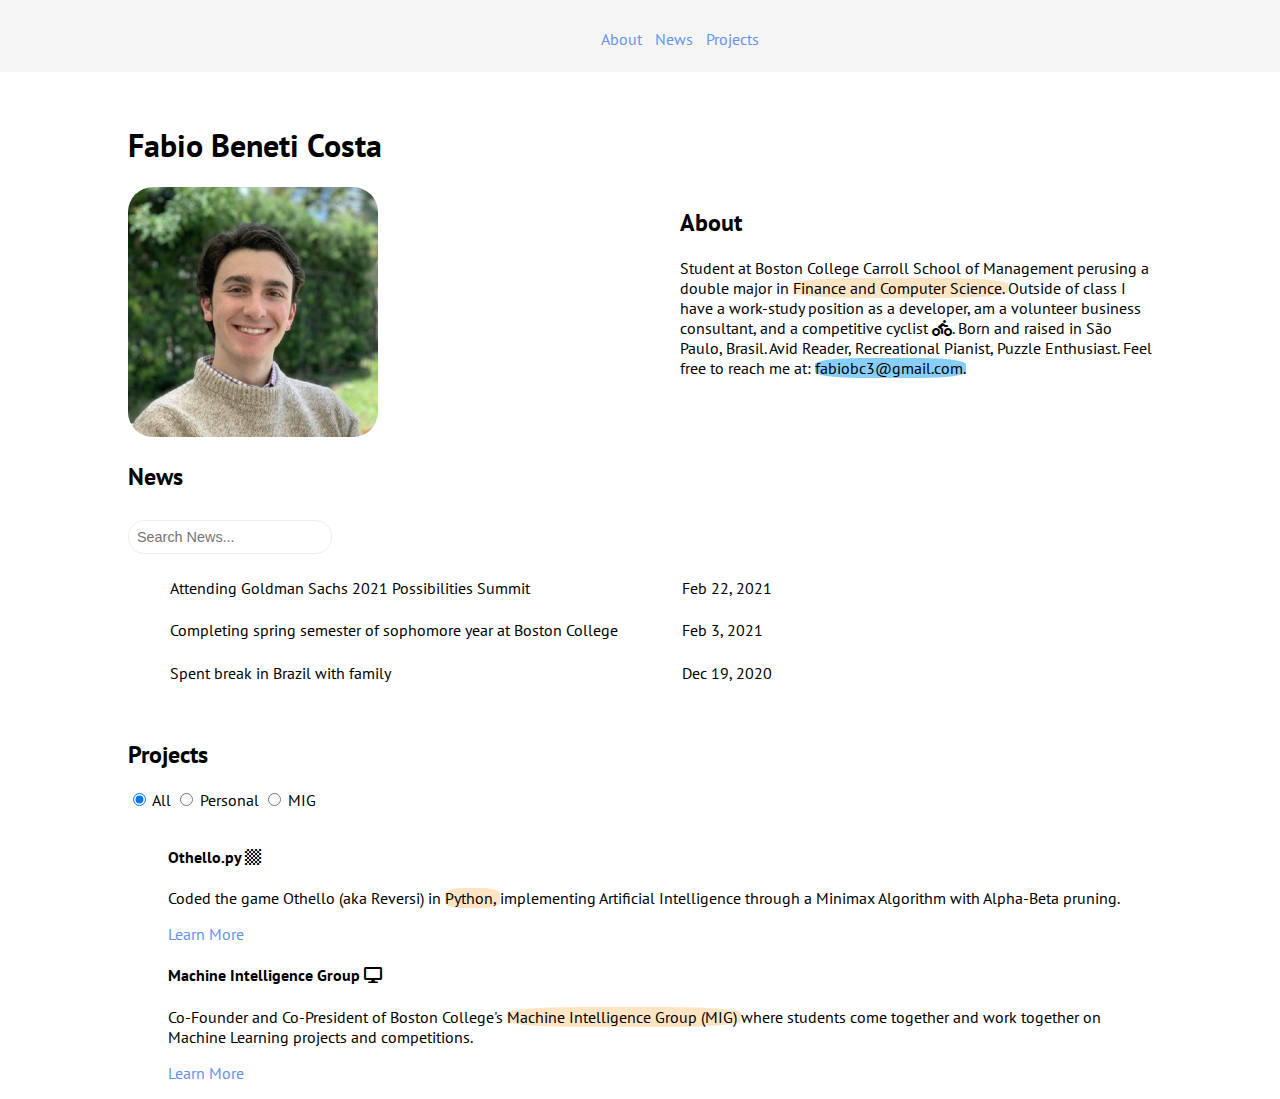
<file: index.html>
<!DOCTYPE html>
<html lang="en">
    <head>
        <title>Fabio Beneti Costa</title>
        <!-- MY STYLE SHEET -->
        <link rel="stylesheet" href="style.css" />
        <!-- MY JAVASCRIPT -->
        <script type='module' src="main.js" defer></script>
        <!-- VIEWPORT -->
        <meta name="viewport" content="width=device-width, initial-scale=1.0">
        <!-- FONT AWESOME (LOGOS) -->
        <link rel="stylesheet" href="https://cdnjs.cloudflare.com/ajax/libs/font-awesome/5.11.2/css/all.min.css" />
        <!-- GOOGLE FONTS -->
        <link rel="preconnect" href="https://fonts.gstatic.com">
        <link href="https://fonts.googleapis.com/css2?family=PT+Sans&display=swap" rel="stylesheet">
        <!-- ANIMATE CSS -->
        <link rel="stylesheet" href="https://cdnjs.cloudflare.com/ajax/libs/animate.css/4.1.1/animate.min.css"/>
        <!-- META TAGS FOR FACEBOOK -->
        <meta property="og:title" content="Fabio Beneti Costa">
        <meta property="og:description" content="Check out my personal website!">
        <meta property="og:image" content="profilePic.tif">
        <meta property="og:url" content="index.html">
    </head>
    <body class="container">
 
    </body>
</html>
</file>
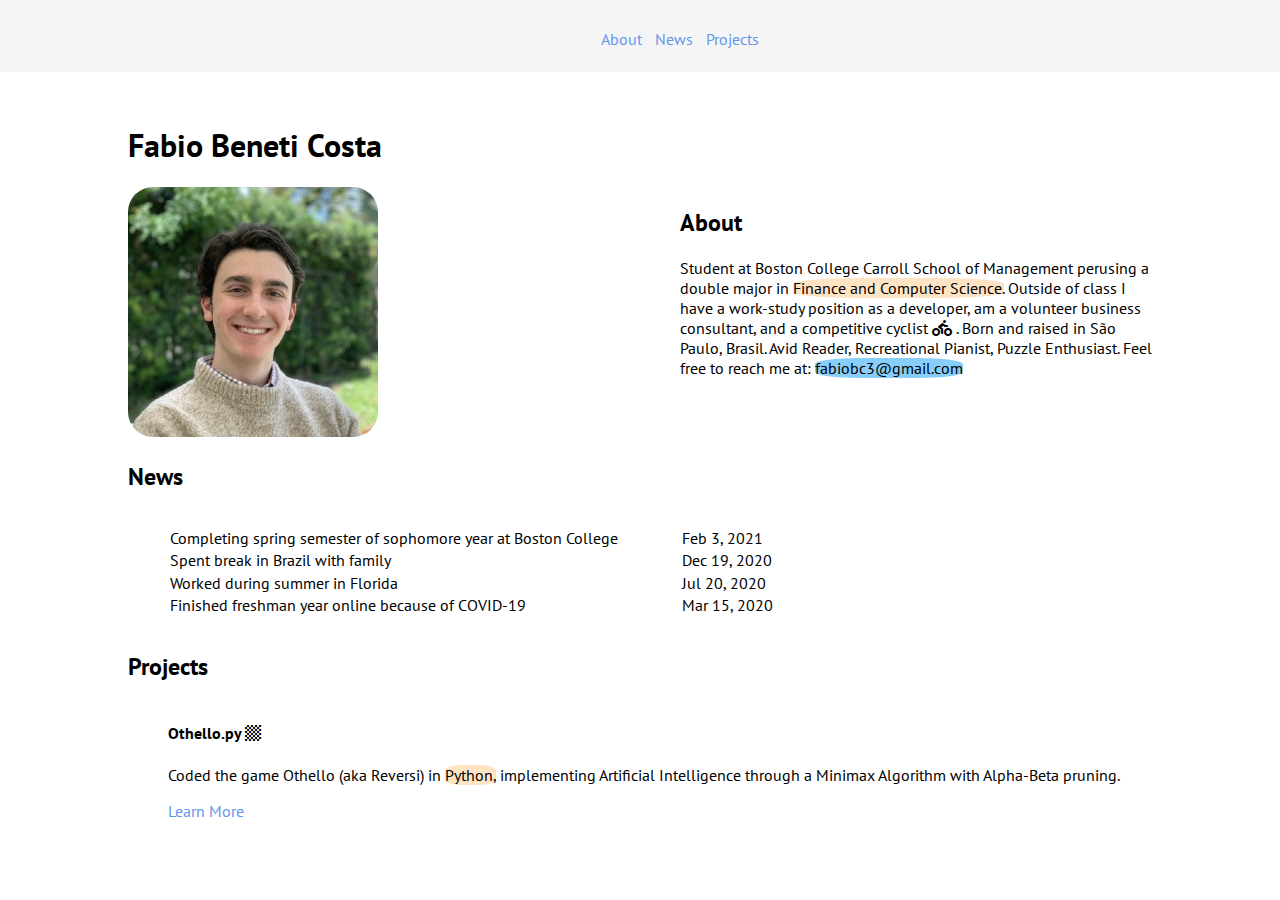
<file: landing.html>
<!DOCTYPE html>
<html lang="en">
    <head>
        <title>Fabio Beneti Costa</title>
        <!-- MY STYLE SHEET -->
        <link rel="stylesheet" href="style.css" />
        <!-- MY JAVASCRIPT -->
        <script src="main.js" defer></script>
        <!-- VIEWPORT -->
        <meta name="viewport" content="width=device-width, initial-scale=1.0">
        <!-- FONT AWESOME (LOGOS) -->
        <link rel="stylesheet" href="https://cdnjs.cloudflare.com/ajax/libs/font-awesome/5.11.2/css/all.min.css" />
        <!-- GOOGLE FONTS -->
        <link rel="preconnect" href="https://fonts.gstatic.com">
        <link href="https://fonts.googleapis.com/css2?family=PT+Sans&display=swap" rel="stylesheet">
        <!-- ANIMATE CSS -->
        <link rel="stylesheet" href="https://cdnjs.cloudflare.com/ajax/libs/animate.css/4.1.1/animate.min.css"/>
        <!-- META TAGS FOR FACEBOOK -->
        <meta property="og:title" content="Fabio Beneti Costa">
        <meta property="og:description" content="Check out my personal website!">
        <meta property="og:image" content="profilePic.tif">
        <meta property="og:url" content="landing.html">
    </head>
    <body class="container">
        <!-- NAVIGATION BAR -->
        <nav>
            <ul class="flexbox">
                <li>
                    <a href="#about">About</a>
                </li>
                <li>
                    <a href="#news">News</a>
                </li>
                <li>
                    <a href="#projects">Projects</a>
                </li>
            </ul>
        </nav>
        <!-- NAME -->
        <div class="row topMarg">
            <div class="col-12">
                <h1>Fabio Beneti Costa</h1>
            </div>
        </div>
        <!-- PICTURE AND ABOUT -->
        <div class="row">
            <div class="col-6">
                    <img class="imageStyle animate__animated animate__fadeInLeftBig" src="profilePic.tif" alt="">
            </div>
            <div id="about" class="col-6 animate__animated animate__fadeInRightBig">
                <ul>
                    <h2>About</h2>
                    Student at Boston College Carroll School of Management perusing a double major in <span class="highlight"> Finance and Computer Science.</span> Outside of class I have a work-study position as a developer, am a volunteer business consultant, and a competitive cyclist  <i class="fas fa-biking"></i> . Born and raised in São Paulo, Brasil. Avid Reader, Recreational Pianist, Puzzle Enthusiast. Feel free to reach me at: <span class="highlight2">fabiobc3@gmail.com</span>
                </ul>
            </div>
        </div>
        <!-- NEWS SECTION -->
        <!-- TITLE -->
        <div class="row">
            <div class="col-12 animate__animated animate__fadeInUpBig">
                <h2>News</h2>
            </div>
        </div>
        <div id="news" class="row animate__animated animate__fadeInUpBig">
            <!-- NEWS -->
            <div class="col-6">
                <ul>
                    <li>Completing spring semester of sophomore year at Boston College</li>
                    <li>Spent break in Brazil with family</li>
                    <li>Worked during summer in Florida</li>
                    <li>Finished freshman year online because of COVID-19</li>
                </ul>
            </div>
            <!-- DATES -->
            <div class="col-6">
                <ul>
                    <li>Feb 3, 2021</li>
                    <li>Dec 19, 2020</li>
                    <li>Jul 20, 2020</li>
                    <li>Mar 15, 2020</li>
                </ul>
            </div>
        </div>
        <!-- PROJECTS SECTION -->
        <!-- TITLE -->
        <div class="row">
            <div class="col-12">
                <h2>Projects</h2>
            </div>
        </div>
        <!-- PROJECTS -->
        <!-- PROJECT 1 -->
        <div id="row" class="col-12">
            <ul>
                <div id="projects">
                    <h4>Othello.py <i class="fas fa-chess-board"></i></h4>
                    <p>Coded the game Othello (aka Reversi) in <span class="highlight">Python,</span> implementing Artificial Intelligence through a Minimax Algorithm with Alpha-Beta pruning.</p>
                </div>
                <a href="othello.html">Learn More</a>
            </ul>
        </div>
    </body>
</html>
</file>
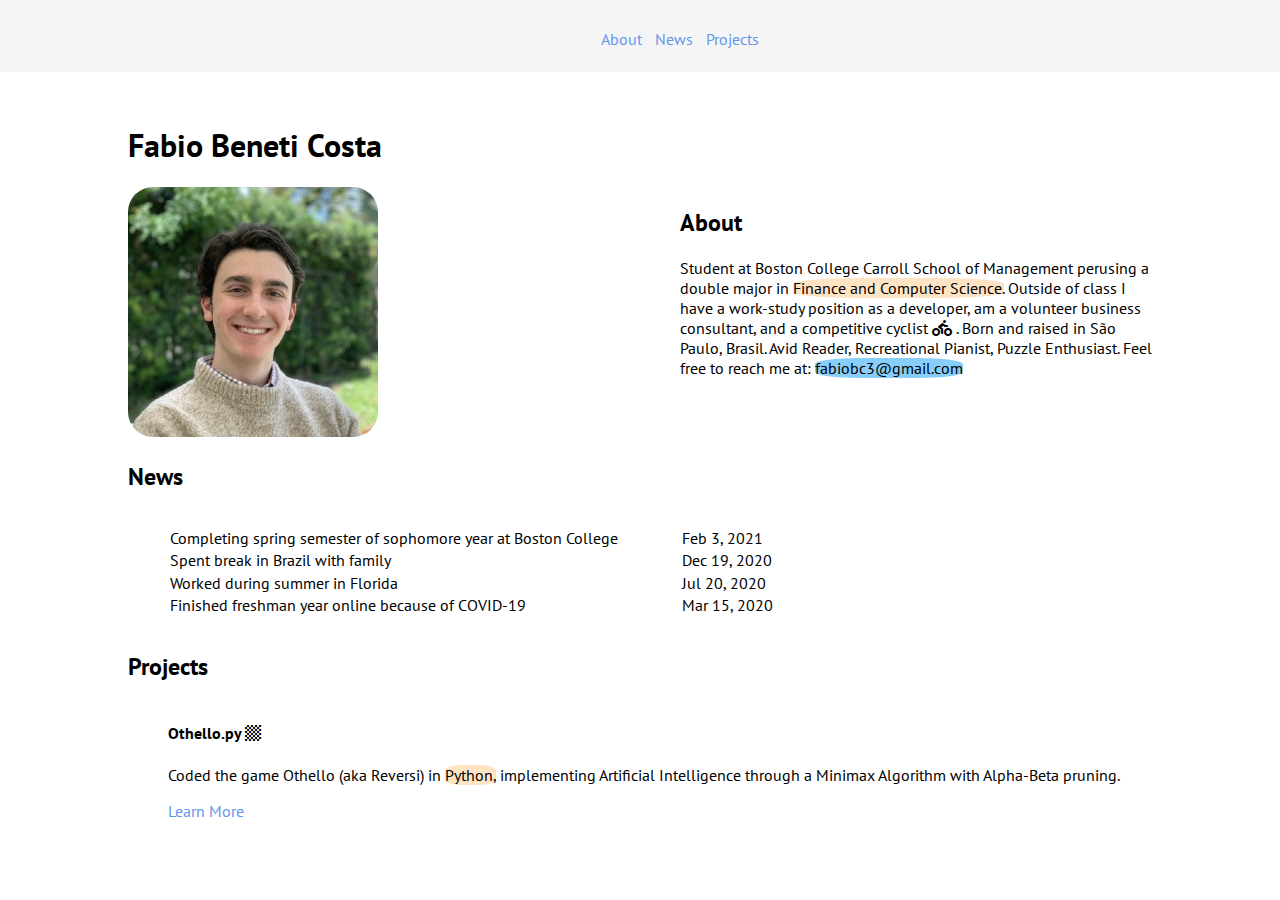
<file: OGindex.html>
<!DOCTYPE html>
<html lang="en">
    <head>
        <title>Fabio Beneti Costa</title>
        <!-- MY STYLE SHEET -->
        <link rel="stylesheet" href="style.css" />
        <!--  -->
        <!--  -->
        <!-- MY JAVASCRIPT -->
        <!-- <script src="main.js" defer></script> -->
        <!--  -->
        <!--  -->
        <!-- VIEWPORT -->
        <meta name="viewport" content="width=device-width, initial-scale=1.0">
        <!-- FONT AWESOME (LOGOS) -->
        <link rel="stylesheet" href="https://cdnjs.cloudflare.com/ajax/libs/font-awesome/5.11.2/css/all.min.css" />
        <!-- GOOGLE FONTS -->
        <link rel="preconnect" href="https://fonts.gstatic.com">
        <link href="https://fonts.googleapis.com/css2?family=PT+Sans&display=swap" rel="stylesheet">
        <!-- ANIMATE CSS -->
        <link rel="stylesheet" href="https://cdnjs.cloudflare.com/ajax/libs/animate.css/4.1.1/animate.min.css"/>
        <!-- META TAGS FOR FACEBOOK -->
        <meta property="og:title" content="Fabio Beneti Costa">
        <meta property="og:description" content="Check out my personal website!">
        <meta property="og:image" content="profilePic.tif">
        <meta property="og:url" content="index.html">
    </head>
    <body class="container">
        <!-- NAVIGATION BAR -->
        <nav>
            <ul class="flexbox">
                <li>
                    <a href="#about">About</a>
                </li>
                <li>
                    <a href="#news">News</a>
                </li>
                <li>
                    <a href="#projects">Projects</a>
                </li>
            </ul>
        </nav>
        <!-- NAME -->
        <div class="row topMarg">
            <div class="col-12">
                <h1>Fabio Beneti Costa</h1>
            </div>
        </div>
        <!-- PICTURE AND ABOUT -->
        <div class="row">
            <div class="col-6">
                    <img class="imageStyle animate__animated animate__fadeInLeftBig" src="profilePic.tif" alt="">
            </div>
            <div id="about" class="col-6 animate__animated animate__fadeInRightBig">
                <ul>
                    <h2>About</h2>
                    <p>Student at Boston College Carroll School of Management perusing a double major in <span class="highlight"> Finance and Computer Science.</span> Outside of class I have a work-study position as a developer, am a volunteer business consultant, and a competitive cyclist  <i class="fas fa-biking"></i> . Born and raised in São Paulo, Brasil. Avid Reader, Recreational Pianist, Puzzle Enthusiast. Feel free to reach me at: <span class="highlight2">fabiobc3@gmail.com</span></p>
                </ul>
            </div>
        </div>
        <!-- NEWS SECTION -->
        <!-- TITLE -->
        <div class="row">
            <div class="col-12 animate__animated animate__fadeInUpBig">
                <h2>News</h2>
            </div>
        </div>
        <div id="news" class="row animate__animated animate__fadeInUpBig">
            <!-- NEWS -->
            <div class="col-6">
                <ul>
                    <li>Completing spring semester of sophomore year at Boston College</li>
                    <li>Spent break in Brazil with family</li>
                    <li>Worked during summer in Florida</li>
                    <li>Finished freshman year online because of COVID-19</li>
                </ul>
            </div>
            <!-- DATES -->
            <div class="col-6">
                <ul>
                    <li>Feb 3, 2021</li>
                    <li>Dec 19, 2020</li>
                    <li>Jul 20, 2020</li>
                    <li>Mar 15, 2020</li>
                </ul>
            </div>
        </div>
        <!-- PROJECTS SECTION -->
        <!-- TITLE -->
        <div class="row">
            <div class="col-12">
                <h2>Projects</h2>
            </div>
        </div>
        <!-- PROJECTS -->
        <!-- PROJECT 1 -->
        <div id="row" class="col-12">
            <ul>
                <div id="projects">
                    <h4>Othello.py <i class="fas fa-chess-board"></i></h4>
                    <p>Coded the game Othello (aka Reversi) in <span class="highlight">Python,</span> implementing Artificial Intelligence through a Minimax Algorithm with Alpha-Beta pruning.</p>
                </div>
                <a href="OGothello.html">Learn More</a>
            </ul>
        </div>
    </body>
</html>
</file>
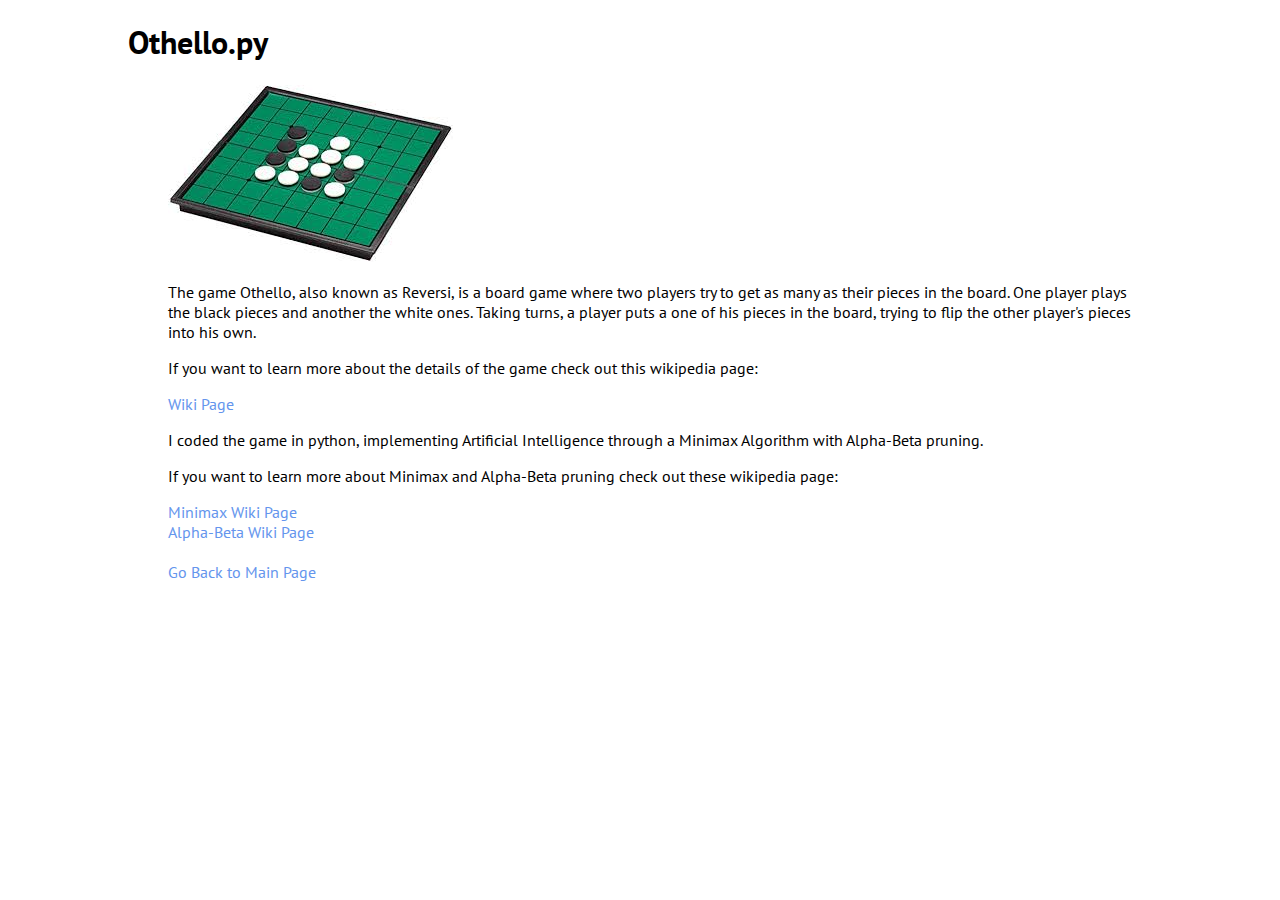
<file: OGothello.html>
<!DOCTYPE html>
<html lang="en">
    <head>
        <title>Fabio Beneti Costa</title>
        <!-- MY STYLE SHEET -->
        <link rel="stylesheet" href="style.css" />
        <!-- VIEWPORT -->
        <meta name="viewport" content="width=device-width, initial-scale=1.0">
        <!-- FONT AWESOME (LOGOS) -->
        <link rel="stylesheet" href="https://cdnjs.cloudflare.com/ajax/libs/font-awesome/5.11.2/css/all.min.css" />
        <!-- GOOGLE FONTS -->
        <link rel="preconnect" href="https://fonts.gstatic.com">
        <link href="https://fonts.googleapis.com/css2?family=PT+Sans&display=swap" rel="stylesheet">
        <!-- ANIMATE CSS -->
        <link rel="stylesheet" href="https://cdnjs.cloudflare.com/ajax/libs/animate.css/4.1.1/animate.min.css"/>
    </head>
    <body class="container">
       <h1>Othello.py</h1>
       <ul> 
            <img src="othelloBoard.jpeg" alt="" class="imageStyle2">
            <p>The game Othello, also known as Reversi, is a board game where two players try to get as many as their pieces in the board. One player plays the black pieces and another the white ones. Taking turns, a player puts a one of his pieces in the board, trying to flip the other player's pieces into his own.</p>
            <p>If you want to learn more about the details of the game check out this wikipedia page:</p>
            <a href="https://en.wikipedia.org/wiki/Reversi" target="_blank">Wiki Page</a>
            <p>I coded the game in python, implementing Artificial Intelligence through a Minimax Algorithm with Alpha-Beta pruning.</p>
            <p>If you want to learn more about Minimax and Alpha-Beta pruning check out these wikipedia page:</p>
            <a href="https://en.wikipedia.org/wiki/Minimax" target="_blank">Minimax Wiki Page</a>
            <br>
            <a href="https://en.wikipedia.org/wiki/Alpha%E2%80%93beta_pruning" target="_blank">Alpha-Beta Wiki Page</a>
            <br>
            <br>
            <a href="OGindex.html">Go Back to Main Page</a>
       </ul> 
    </body>
</html>
</file>
<file: style.css>
.search input {
  margin:0.5rem 0 0.5rem 0;
  font-size: 0.9rem;
  padding: 0.5rem;
  border-radius: 1rem;
  border: 1px solid #eeeeee;
}

.flexbox{
    background-color:whitesmoke;
    z-index: 1;
    display: flex;
    width: 100%;
    height: 8%;
    margin-top: 0%;
    justify-content: center;
    flex-direction: row;
    align-items: center;
}

body{
    font-family: 'PT Sans', sans-serif;
}

.topMarg{
    margin-top: 10%;
}

nav ul {
    list-style-type: none;
    position: fixed;
    top: 0;
    left: 0;
}

ul{
    list-style-type: none;
}

li{
    margin-top: 0.5%;
    margin-left: 0.5%;
    margin-right: 0.5%;
}

a{
    color:cornflowerblue;
    text-decoration: none;
}

@media all and (min-width: 768px){
    
    .col-1 {flex-basis: 8.33%;} /* width works too */
    .col-2 {flex-basis: 16.66%;}
    .col-3 {flex-basis: 25%;}
    .col-4 {flex-basis: 33.33%;}
    .col-5 {flex-basis: 41.66%;}
    .col-6 {flex-basis: 50%;}
    .col-7 {flex-basis: 58.33%;}
    .col-8 {flex-basis: 66.66%;}
    .col-9 {flex-basis: 75%;}
    .col-10 {flex-basis: 83.33%;}
    .col-11 {flex-basis: 91.66%;}
    .col-12 {flex-basis: 100%;}
}

@media all and (max-width: 768px){
    
    .col-1 {flex-basis: 100;} /* width works too */
    .col-2 {flex-basis: 100;}
    .col-3 {flex-basis: 100;}
    .col-4 {flex-basis: 100;}
    .col-5 {flex-basis: 100;}
    .col-6 {flex-basis: 100;}
    .col-7 {flex-basis: 100;}
    .col-8 {flex-basis: 100;}
    .col-9 {flex-basis: 100;}
    .col-10 {flex-basis: 100%;}
    .col-11 {flex-basis: 100%;}
    .col-12 {flex-basis: 100%;}
}

.row{
	display: flex;
    flex-wrap: wrap;	
}

.container{
    max-width: 1024px;
    width: 100%;
    margin: 0 auto;
}

.imageStyle{
    border-radius: 10%;
    width: 250px;
    height: 250px;
    object-fit: cover;
}

.imageStyle2{
    object-fit: cover;
}

.highlight{
    background-color:bisque;
    border-radius: 30%;
}
.highlight2{
    background-color:lightskyblue;
    border-radius: 30%;
}
</file>
